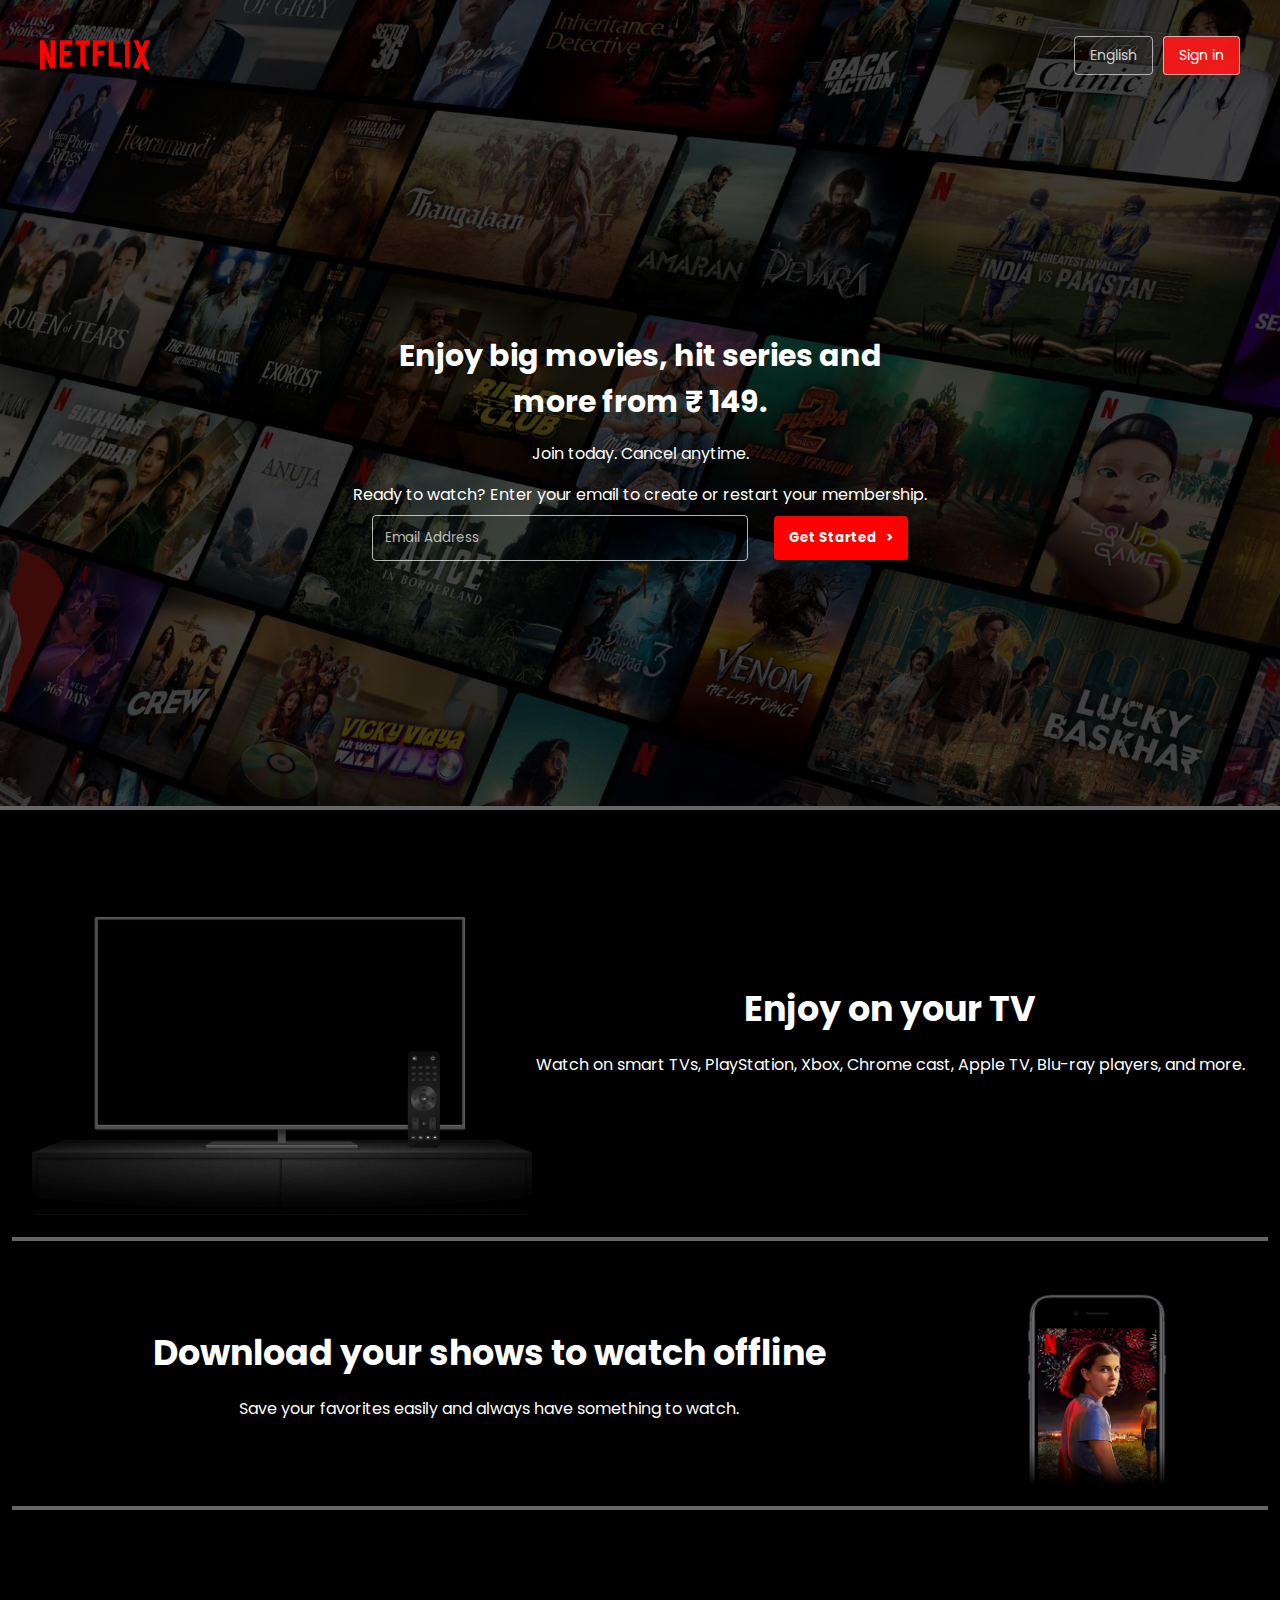
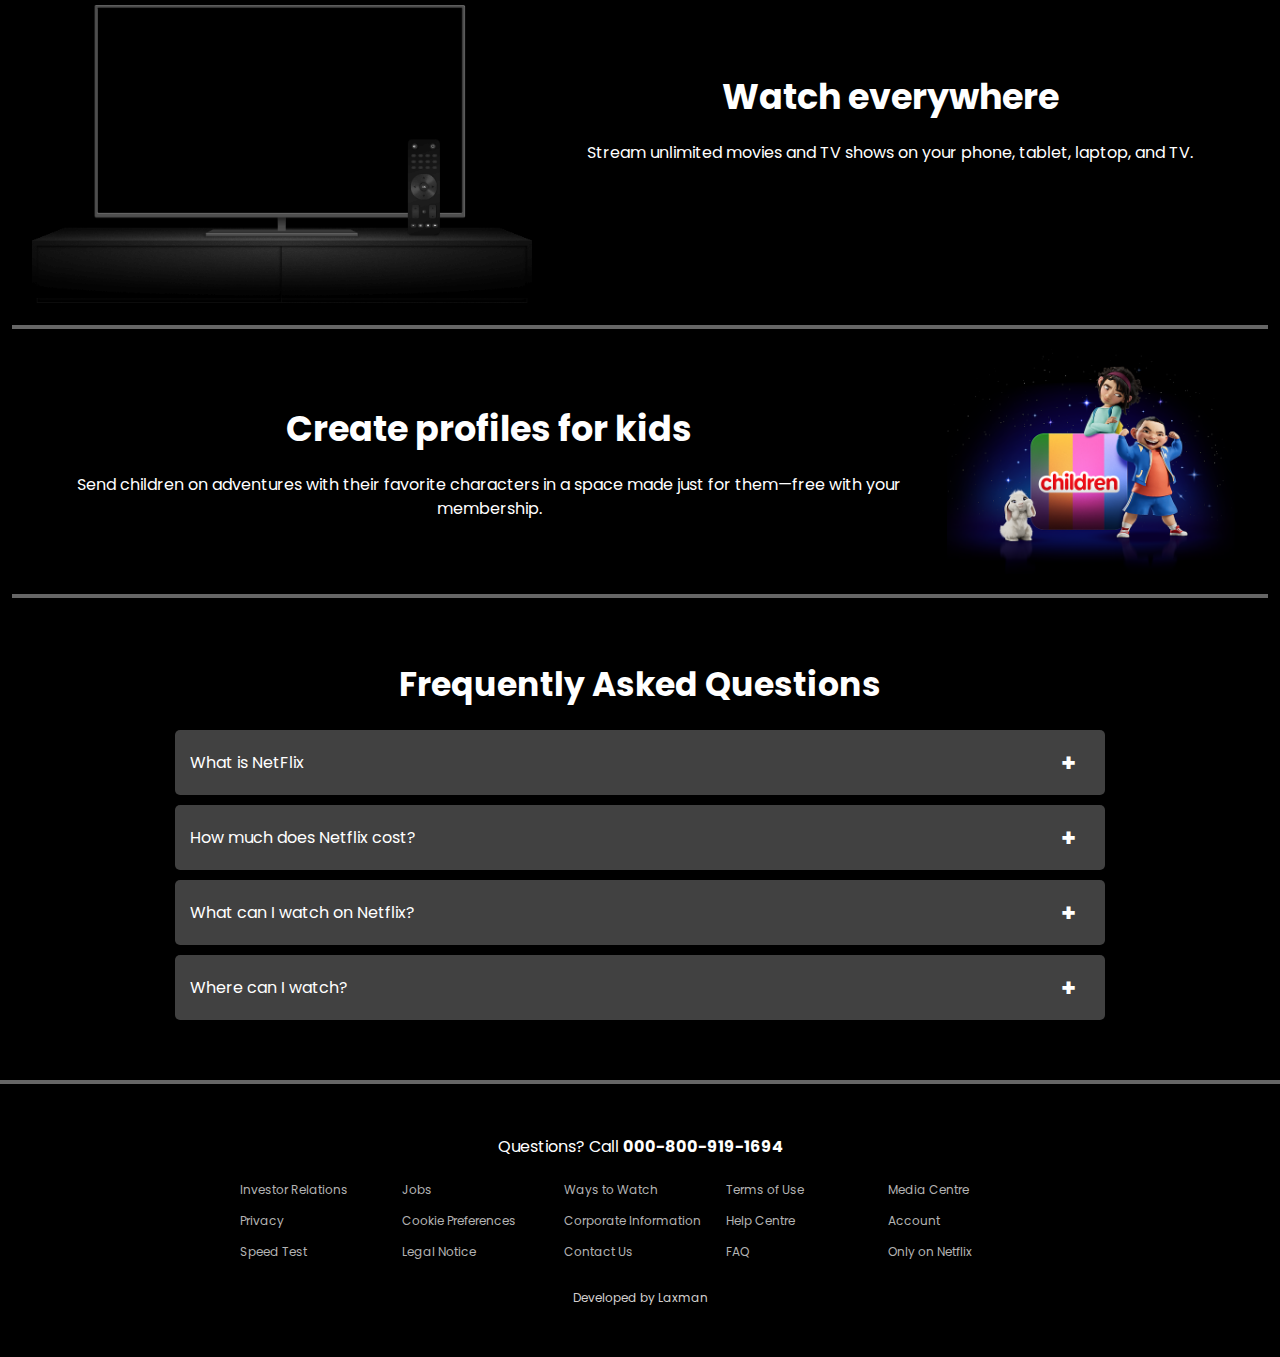
<file: index.html>
<!DOCTYPE html>
<html lang="en">

<head>
    <meta charset="UTF-8">
    <meta name="viewport" content="width=device-width, initial-scale=1.0">
    <meta name="author" content="Laxman">
    <meta name="contact" content="laxmangaddamidi92@gmail.com">
    <link rel="icon" type="image/png" href="assets/images/netflix.png">
    <title>Netflix India – Watch TV Shows Online, Watch Movies Online</title>
    <link rel="stylesheet" href="style.css">
</head>

<body>
    <div class="super">

        <!-- 🔥 first section -->
        <section class="first">
            <!-- 🔹 Header Section: Logo & Buttons -->
            <div class="head">
                <!-- Netflix Logo -->
                <img src="assets/images/logo.svg" alt="Netflix" class="logo">

                <!-- Language & Sign-in Buttons -->
                <div class="buttons">
                    <button class="btn1">English</button>
                    <button class="btn2">Sign in</button>
                </div>
            </div>

            <!-- 🔹 Hero Content -->
            <div class="top-mid">
                <h1 class="hd1">Enjoy big movies, hit series and more from ₹ 149.</h1>
                <p class="subtext">Join today. Cancel anytime.</p>
                <p>Ready to watch? Enter your email to create or restart your membership.</p>

                <!-- 🔹 Email Input & Get Started Button -->
                <div class="email-box">
                    <input type="email" placeholder="Email Address" class="in">
                    <button class="btn3">Get Started <span class="sp1">&MediumSpace; &gt;</span></button>
                </div>
            </div>

        </section>


        <!-- 🔥 middle section -->
        <section class="mid">
            <!-- 1st Card: Image First -->
            <div class="card">
                <div class="media-box">
                    <img class="card-img"
                        src="assets/images/tv.png" alt="TV">
                    <video class="vid" autoplay loop muted>
                        <source
                            src="https://assets.nflxext.com/ffe/siteui/acquisition/ourStory/fuji/desktop/video-tv-in-0819.m4v"
                            type="video/mp4">
                    </video>
                </div>
                <div class="cont">
                    <h1>Enjoy on your TV</h1>
                    <p>Watch on smart TVs, PlayStation, Xbox, Chrome cast, Apple TV, Blu-ray players, and more.</p>
                </div>
            </div>

            <!-- 2nd Card: Content First -->
            <div class="card-reverse">
                <div class="cont">
                    <h1>Download your shows to watch offline</h1>
                    <p>Save your favorites easily and always have something to watch.</p>
                </div>
                <div class="media-box1">
                    <img class="card-img1"
                        src="assets/images/mobile.jpeg"
                        alt="Mobile">
                </div>
            </div>

            <!-- 3rd Card: Image First -->
            <div class="card">
                <div class="media-box">
                    <img class="card-img"
                        src="assets/images/tv.png" alt="TV">
                    <video class="vid" autoplay loop muted>
                        <source
                            src="https://assets.nflxext.com/ffe/siteui/acquisition/ourStory/fuji/desktop/video-devices-in.m4v"
                            type="video/mp4">
                    </video>
                </div>
                <div class="cont">
                    <h1>Watch everywhere</h1>
                    <p>Stream unlimited movies and TV shows on your phone, tablet, laptop, and TV.</p>
                </div>
            </div>

            <!-- 4th Card: Content First -->
            <div class="card-reverse">
                <div class="cont">
                    <h1>Create profiles for kids</h1>
                    <p>Send children on adventures with their favorite characters in a space made just for them—free
                        with your membership.</p>
                </div>
                <div class="media-box1">
                    <img class="card-img1"
                        src="assets/images/kids.png"
                        alt="Kids">
                </div>
            </div>
        </section>

        <!-- 🔥 FAQ section -->
        <section class="faq">
            <h2 class="hd2">Frequently Asked Questions</h2>
            <div class="faq-card">What is NetFlix
                <p class="plus">+</p>
            </div>
            <div class="faq-card">How much does Netflix cost?
                <p class="plus">+</p>
            </div>
            <div class="faq-card">What can I watch on Netflix?
                <p class="plus">+</p>
            </div>
            <div class="faq-card">Where can I watch?
                <p class="plus">+</p>
            </div>
        </section>

        <!-- 🔥 Footer Section -->
        <section class="footer">

            <!-- 🔹 Contact Info -->
            <p class="p2">Questions? Call <span class="num">000-800-919-1694</span></p>

            <!-- 🔹 Footer Links Grid -->
            <div class="one">
                <p class="links"><a href="#">Investor Relations</a></p>
                <p class="links"><a href="#">Jobs</a></p>
                <p class="links"><a href="#">Ways to Watch</a></p>
                <p class="links"><a href="#">Terms of Use</a></p>
                <p class="links"><a href="#">Media Centre</a></p>
                <p class="links"><a href="#">Privacy</a></p>
                <p class="links"><a href="#">Cookie Preferences</a></p>
                <p class="links"><a href="#">Corporate Information</a></p>
                <p class="links"><a href="#">Help Centre</a></p>
                <p class="links"><a href="#">Account</a></p>
                <p class="links"><a href="#">Speed Test</a></p>
                <p class="links"><a href="#">Legal Notice</a></p>
                <p class="links"><a href="#">Contact Us</a></p>
                <p class="links"><a href="#">FAQ</a></p>
                <p class="links"><a href="#">Only on Netflix</a></p>
            </div>

            <!-- 🔹 Footer Credit -->
            <p class="ft-para">Developed by Laxman</p>

        </section>

    </div>
</body>

</html>
</file>
<file: style.css>
@import url('https://fonts.googleapis.com/css2?family=Martel+Sans:wght@600&family=Poppins:wght@300;400;700&display=swap'); 

/* ================================= */
/* 🔥 Global Styles & Reset */
/* ================================= */
body {
    background-color: #000;
    overflow: auto; /* Allows scrolling */
    -ms-overflow-style: none; /* Hides scrollbar in IE & Edge */
    scrollbar-width: none; /* Hides scrollbar in Firefox */
}

/* Remove default margins, paddings, and set font globally */
* {
    color: white;
    padding: 0;
    margin: 0;
    font-family: 'Poppins', sans-serif;
}

/* Hide scrollbar for Chrome, Safari */
::-webkit-scrollbar {
    display: none;
}


/* ================================= */
/* 🔥 First Section (Hero) */
/* ================================= */
.first {
    border-bottom: 4px solid rgb(102, 102, 102);
    background: linear-gradient(rgba(0, 0, 0, 0.68), rgba(0, 0, 0, 0.65)), url("assets/images/bg.jpg");
    width: 100%;
    height: 90vh;
    background-size: cover;
    background-position: center;
    background-repeat: no-repeat;
    display: flex;
    flex-direction: column;
    align-items: center;
    justify-content: center;
    text-align: center;
    box-sizing: border-box;
    position: relative;
}

/* ================================= */
/*  Header Section (Logo + Buttons) */
/* ================================= */
.head {
    position: absolute;
    top: 0;
    left: 0;
    width: 100%;
    display: flex;
    justify-content: space-between;
    align-items: center;
    padding: 20px;
    box-sizing: border-box;
}

/* Default Logo for Large Screens */
.logo {
    height: 70px;
    width: 110px;
    margin-left: 20px;
    content: url("assets/images/logo.svg");
}

/* Logo for Tablets & Phones */
@media (max-width: 658px) {
    .logo {
        content: url("assets/images/netflix.png"); /* Switch to netflix.png */
        height: 60px;
        width: auto;
    }
}

/* Button Container */
.buttons {
    display: flex;
    gap: 10px;
    margin-right: 20px;
}

/* Button Styling */
.btn1, .btn2 {
    padding: 8px 15px;
    font-size: 14px;
    border-radius: 4px;
    border: 1px solid rgba(255, 255, 255, 0.611);
    color: rgba(255, 255, 255, 0.797);
    cursor: pointer;
}

.btn1 {
    background: transparent;
}

.btn2 {
    background: rgba(248, 25, 25, 0.952);
    color: white;
}

/* Hover Effects */
.btn2:hover, .btn3:hover {
    background-color: rgba(247, 20, 20, 0.756);
}

/* ================================= */
/*  Hero Section Content */
/* ================================= */
.top-mid {
    max-width: 600px;
    text-align: center;
    margin-top: 80px;
}

/* Subheading & Title */
.subtext, .hd1 {
    margin: 16px;
}

.hd1 {
    font-size: 30px;
}

/* ================================= */
/*  Email Input & Button */
/* ================================= */
.email-box {
    display: flex;
    justify-content: center;
    align-items: center;
    gap: 10px;
    flex-wrap: wrap;
    width: 100%;
    max-width: 600px;
    margin: auto;
}

/* Email Input */
.in {
    padding: 12px;
    width: 100%;
    max-width: 350px;
    border: 1px solid rgba(255, 255, 255, 0.7);
    background: transparent;
    color: white;
    border-radius: 4px;
    text-align: left;
    margin: 8px;
}

/* Input Placeholder */
.in::placeholder {
    color: rgba(255, 255, 255, 0.7);
}

/* Get Started Button */
.btn3 {
    padding: 12px 15px;
    background: red;
    color: white;
    border-radius: 4px;
    font-weight: bold;
    cursor: pointer;
    border: none;
    white-space: nowrap;
    margin: 8px;
}

/* ================================= */
/* 📱 Responsive Design (Tablets & Phones) */
/* ================================= */
@media (max-width: 658px) {
    /* Header */
    .head {
        flex-direction: row; /* Keep header in the same row */
        justify-content: space-between;
        padding: 10px;
    }

    .buttons {
        flex-direction: row; /* Ensures buttons stay in the same row */
        align-items: center;
        gap: 5px;
    }

    .btn1, .btn2 {
        width: auto;
        padding: 5px 10px;
        font-size: 12px;
    }

    /* Hero Section */
    .top-mid {
        margin-top: 100px;
        width: 90%;
    }

    /* Email Box */
    .email-box {
        flex-direction: column;
        align-items: center;
        gap: 5px;
    }

    .in {
        width: 75%;
    }

    .btn3 {
        width: 33%;
        font-size: 9px;
    }

    .hd1 {
        font-size: 25px;
    }
}




/* ======================================= */
/* 🔥 Mid Section: Feature Cards */
/* ======================================= */
.mid {
    background-color: #000;
    width: 100%;
    padding: 12px;
    margin: 0;
    box-sizing: border-box;
}

/* 🔹 1st & 3rd Cards: Image First */
.card {
    display: flex;
    align-items: center;
    justify-content: space-around;
    padding: 20px;
    border-bottom: 4px solid rgb(102, 102, 102);
}

/* 🔹 2nd & 4th Cards: Content First */
.card-reverse {
    display: flex;
    justify-content: space-around;
    padding: 20px;
    border-bottom: 4px solid rgb(102, 102, 102);
}

/* ======================================= */
/*  Text Content Styling */
/* ======================================= */
.cont {
    display: flex;
    flex-direction: column;
    justify-content: center;
    text-align: center;
    width: 75%;
}

.cont h1 {
    font-size: 35px;
    margin-bottom: 18px;
}

.cont p {
    font-size: 16px;
    line-height: 1.5;
}

/* ======================================= */
/*  Image & Video Box Styling */
/* ======================================= */
.media-box {
    position: relative;
    display: flex;
    justify-content: center;
    align-items: center;
    width: 100%;
    max-width: 500px;
}

/* TV Image */
.card-img {
    width: 100%;
    height: auto;
    display: block;
    position: relative;
    z-index: 1;
}

/* Video Inside TV */
.vid {
    position: absolute;
    top: 10%;
    left: 14%;
    width: 72%;
    height: 60%;
    object-fit: cover;
    z-index: 0;
}

/* Mobile Image */
.media-box1 {
    position: relative;
    display: flex;
    justify-content: center;
}

.card-img1 {
    width: 100%;
    max-width: 300px;
}

/* ======================================= */
/* 📱 Responsive Design (Tablets & Phones) */
/* ======================================= */
@media (max-width: 658px) {
    
    /* Reverse Cards Stack Correctly */
    .card-reverse {
        flex-direction: column-reverse;
        text-align: center;
    }

    /* Adjust Image & Content Layout */
    .media-box1, .media-box {
        max-width: 440px;
        margin: 0 auto;
    }

    /* Stack Normal Cards */
    .card {
        flex-direction: column;
        text-align: center;
    }

    /* Adjust Image Sizes */
    .card-img, .card-img1 {
        max-width: 81%;
    }

    /* Responsive Text Sizes */
    .cont h1 {
        font-size: clamp(18px, 4vw, 32px);
    }

    .cont p {
        font-size: clamp(13px, 2.5vw, 18px);
    }

    .cont {
        margin: auto;
        max-width: 100%;
    }

    /* Adjust Video Placement */
    .vid {
        top: 23%;
        left: 12%;
        width: 68%;
        height: 50%;
    }
}






/* ======================================= */
/* 🔥 FAQ Section Styling */
/* ======================================= */
.faq {
    background-color: #000;
    text-align: center;
    display: flex;
    flex-direction: column;
    align-items: center;
    border-bottom: 4px solid rgb(102, 102, 102);
    padding: 50px 20px;
}

/* FAQ Title */
.hd2 {
    font-size: 33px;
    margin-bottom: 20px;
}
/* ======================================= */
/*  FAQ Card Styling */
/* ======================================= */
.faq-card {
    display: flex;
    justify-content: space-between;
    align-items: center;
    width: 90%;
    max-width: 900px; /* Prevents excessive stretching */
    background-color: rgb(65, 65, 65);
    font-size: 16px;
    padding: 15px;
    margin-bottom: 10px;
    font-weight: 400;
    transition: background 0.4s ease-in;
    cursor: pointer;
    border-radius: 5px;
}

/* Hover Effect */
.faq-card:hover {
    background-color: rgb(92, 91, 91);
}

/* Plus Symbol (+) */
.plus {
    font-size: 24px;
    font-weight: bold;
    margin-left: auto;
    padding: 0 15px;
}

/* ======================================= */
/* 📱 Responsive Design (Tablets & Phones) */
/* ======================================= */
@media (max-width: 768px) {
    .faq-card {
        font-size: 14px;
        padding: 12px;
    }

    .plus {
        font-size: 22px;
    }
}

@media (max-width: 480px) {
    .faq-card {
        font-size: 13px;
        padding: 10px;
    }

    .plus {
        font-size: 20px;
    }
}





/* ======================================= */
/* 🔥 Footer Section Styling */
/* ======================================= */
.footer {
    background-color: black;
    color: rgb(179, 179, 179);
    text-align: center;
    padding: 50px 20px;
}

/* ======================================= */
/* 🔹 Footer Links Grid */
/* ======================================= */
.one {
    display: grid;
    grid-template-columns: repeat(auto-fit, minmax(150px, 1fr)); /* Responsive grid */
    gap: 10px;
    max-width: 800px;
    margin: 0 auto; /* Center content */
    font-size: 14px;
    text-align: left;
}

/* Footer Links */
.links a {
    color: rgb(179, 179, 179);
    text-decoration: none;
    font-size: 12px;
}

.links a:hover {
    text-decoration: underline;
}

/* ======================================= */
/* 🔹 Footer Contact & Credit Styling */
/* ======================================= */
.p2 {
    font-size: 16px;
    margin-bottom: 20px;
}

.num {
    color: white;
    font-weight: bold;
}

/* Footer Credit */
.ft-para {
    font-size: 12px;
    color: rgb(210, 206, 206);
    margin-top: 27px;
}

/* ======================================= */
/* 📱 Responsive Design (Tablets & Phones) */
/* ======================================= */
@media (max-width: 768px) {
    .one {
        grid-template-columns: repeat(2, 1fr); /* 2 columns on smaller screens */
        text-align: center;
    }

    .p2 {
        font-size: 14px;
    }
}

@media (max-width: 420px) {
    .one {
        grid-template-columns: repeat(1, 1fr); /* Single column on mobile */
    }
}
</file>
